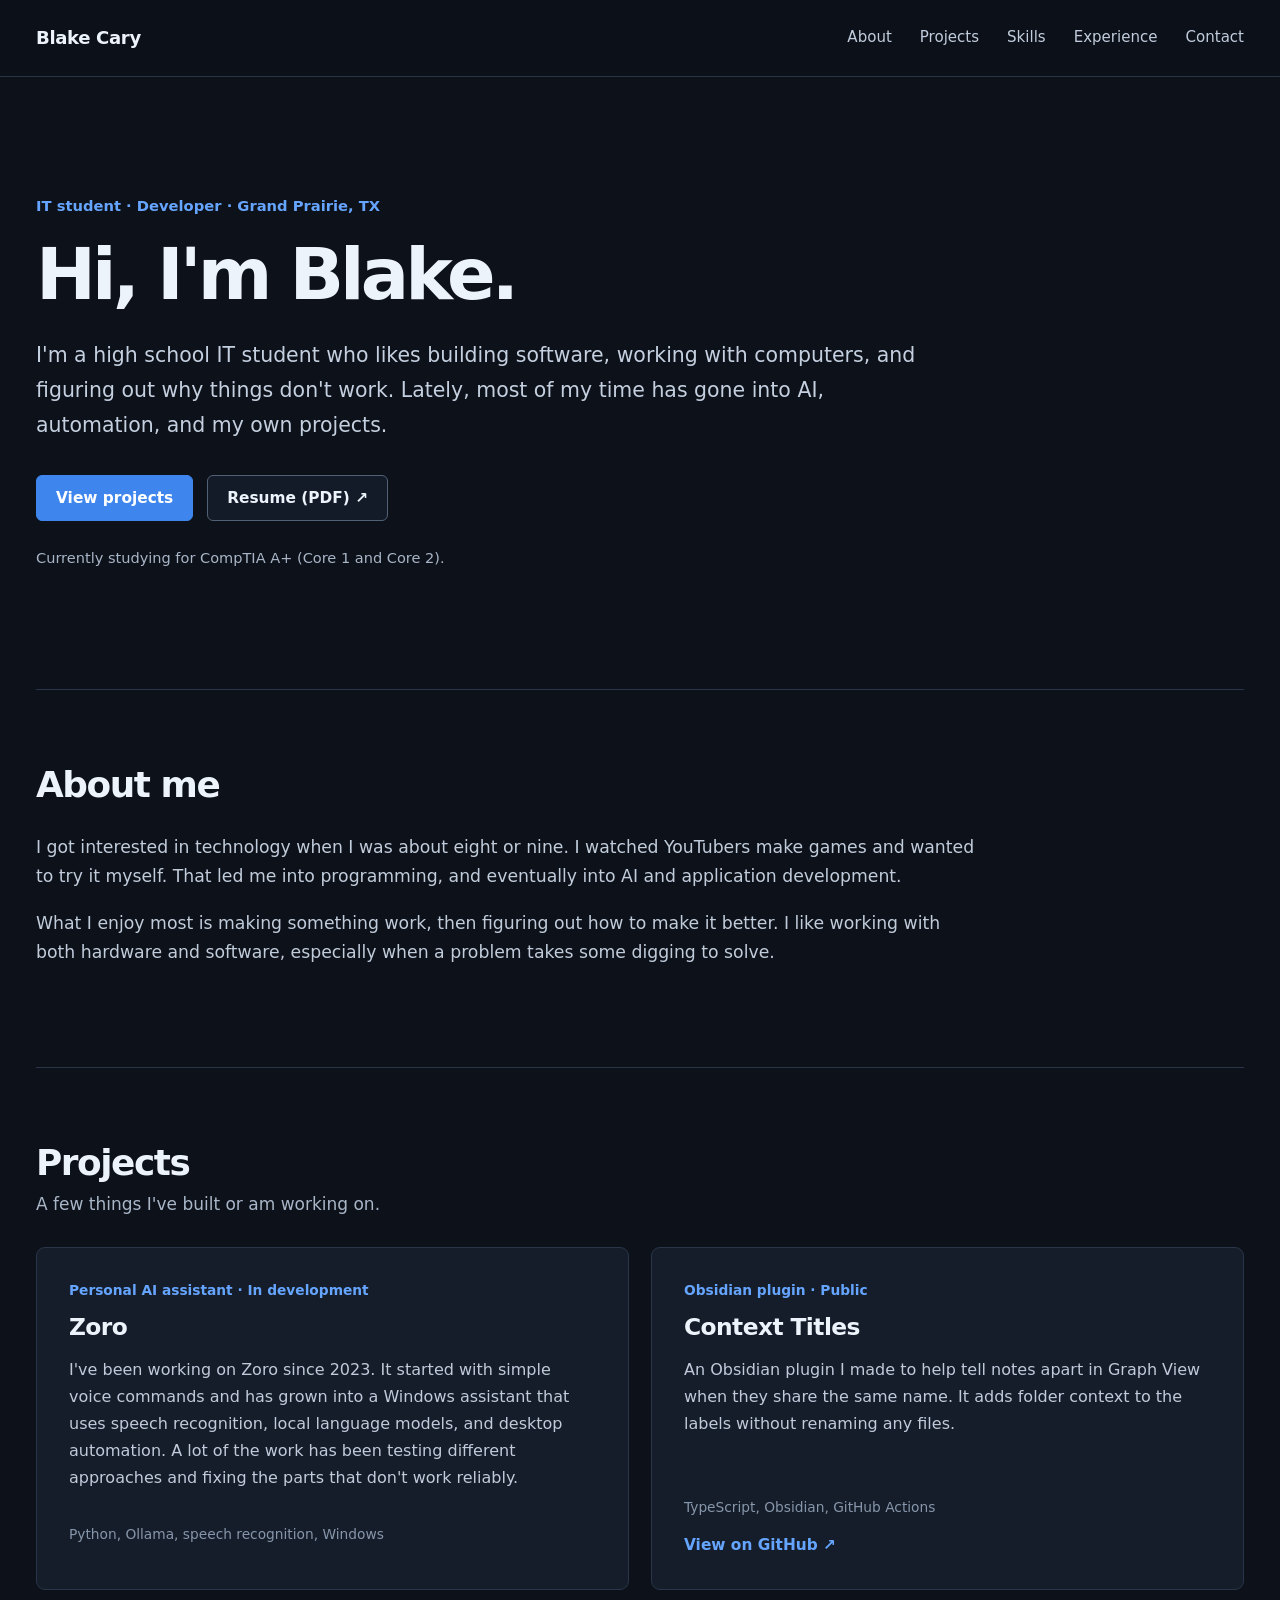
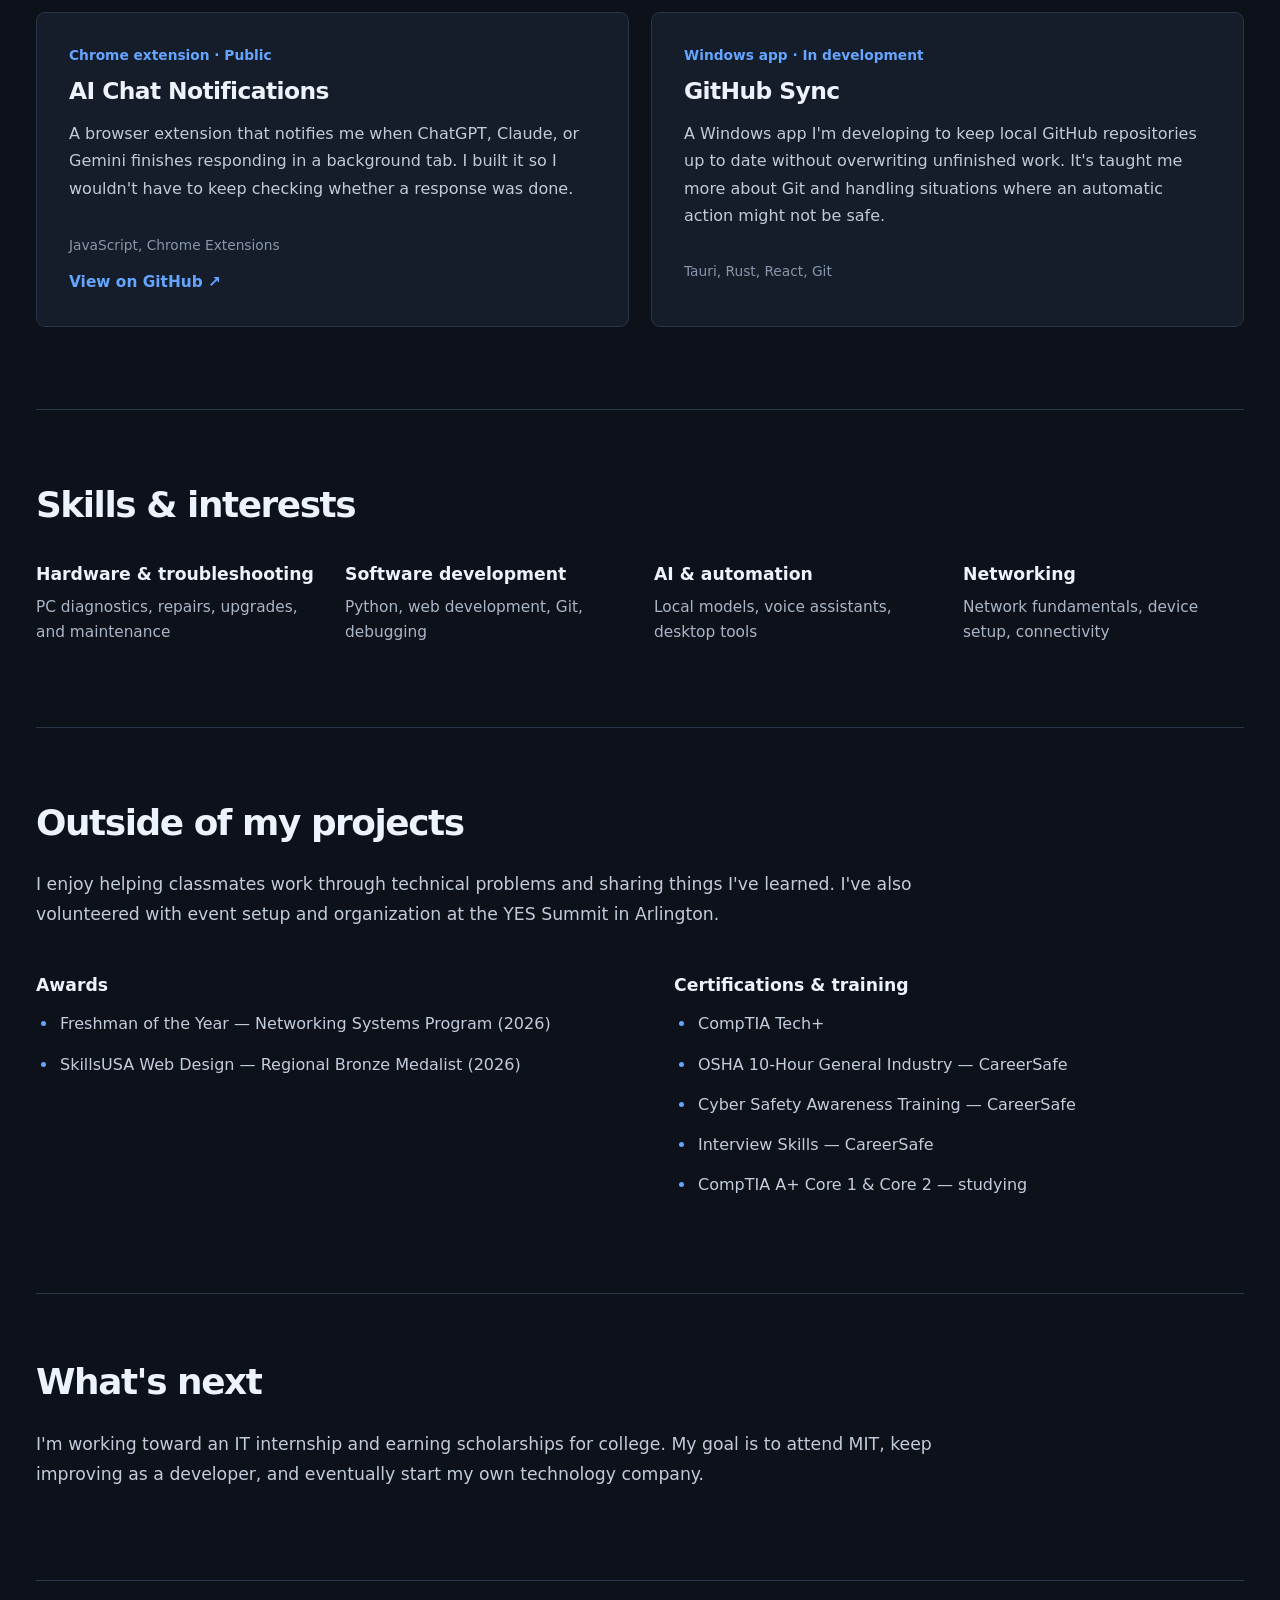
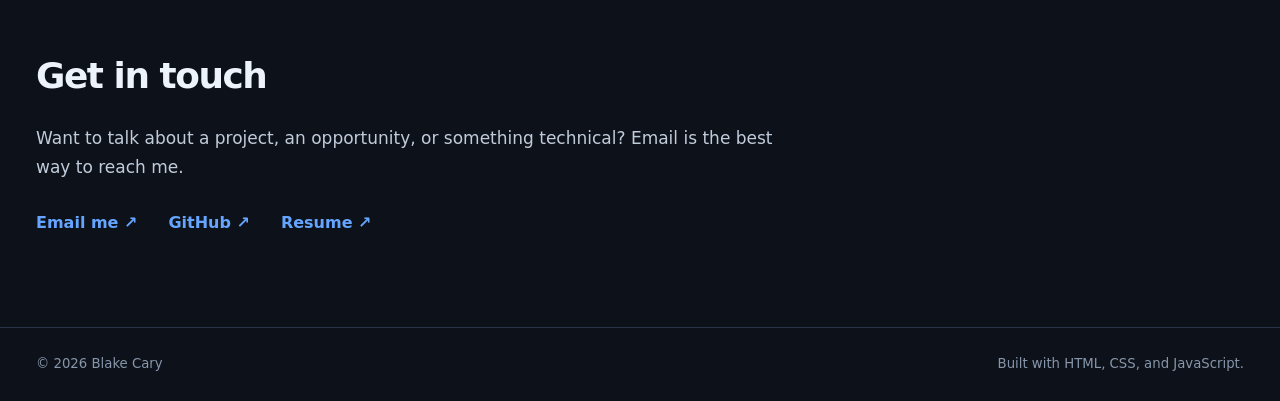
<file: index.html>
<!doctype html>
<html lang="en">
<head>
  <meta charset="utf-8">
  <meta name="viewport" content="width=device-width, initial-scale=1">
  <meta name="theme-color" content="#0d1119">
  <meta name="description" content="Blake Cary's portfolio — IT student, software projects, and what I'm learning.">
  <meta property="og:title" content="Blake Cary | Portfolio">
  <meta property="og:description" content="Student developer interested in hardware, AI, and software.">
  <meta property="og:type" content="website">
  <link rel="icon" href="assets/favicon.svg" type="image/svg+xml">
  <link rel="stylesheet" href="styles.css">
  <title>Blake Cary | Portfolio</title>
  <script src="script.js" defer></script>
</head>
<body>
  <a class="skip-link" href="#main">Skip to content</a>
  <header class="site-header">
    <div class="container header-inner">
      <a class="brand" href="#home">Blake Cary</a>
      <nav aria-label="Main navigation" class="site-nav">
        <a href="#about">About</a>
        <a href="#projects">Projects</a>
        <a href="#skills">Skills</a>
        <a href="#experience">Experience</a>
        <a href="#contact">Contact</a>
      </nav>
    </div>
  </header>
  <main id="main">
    <section class="hero container" id="home">
      <p class="eyebrow">IT student · Developer · Grand Prairie, TX</p>
      <h1>Hi, I&#39;m Blake.</h1>
      <p class="lead">I&#39;m a high school IT student who likes building software, working with computers, and figuring out why things don&#39;t work. Lately, most of my time has gone into AI, automation, and my own projects.</p>
      <div class="hero-links">
        <a class="primary-link" href="#projects">View projects</a>
        <a class="secondary-link" href="assets/resume.pdf" target="_blank" rel="noopener noreferrer">Resume (PDF) ↗</a>
      </div>
      <p class="now">Currently studying for CompTIA A+ (Core 1 and Core 2).</p>
    </section>

    <section class="section container" id="about">
      <h2>About me</h2>
      <div class="prose">
        <p>I got interested in technology when I was about eight or nine. I watched YouTubers make games and wanted to try it myself. That led me into programming, and eventually into AI and application development.</p>
        <p>What I enjoy most is making something work, then figuring out how to make it better. I like working with both hardware and software, especially when a problem takes some digging to solve.</p>
      </div>
    </section>

    <section class="section container" id="projects">
      <div class="section-heading">
        <h2>Projects</h2>
        <p>A few things I've built or am working on.</p>
      </div>
      <div class="project-grid">
        <article class="project">
          <p class="project-subtitle">Personal AI assistant · In development</p>
          <h3>Zoro</h3>
          <p>I&#39;ve been working on Zoro since 2023. It started with simple voice commands and has grown into a Windows assistant that uses speech recognition, local language models, and desktop automation. A lot of the work has been testing different approaches and fixing the parts that don&#39;t work reliably.</p>
          <p class="stack">Python, Ollama, speech recognition, Windows</p>
          
        </article>
        <article class="project">
          <p class="project-subtitle">Obsidian plugin · Public</p>
          <h3>Context Titles</h3>
          <p>An Obsidian plugin I made to help tell notes apart in Graph View when they share the same name. It adds folder context to the labels without renaming any files.</p>
          <p class="stack">TypeScript, Obsidian, GitHub Actions</p>
          <a class="project-link" target="_blank" rel="noopener noreferrer" href="https://github.com/BlakeC2010/context-titles">View on GitHub ↗</a>
        </article>
        <article class="project">
          <p class="project-subtitle">Chrome extension · Public</p>
          <h3>AI Chat Notifications</h3>
          <p>A browser extension that notifies me when ChatGPT, Claude, or Gemini finishes responding in a background tab. I built it so I wouldn&#39;t have to keep checking whether a response was done.</p>
          <p class="stack">JavaScript, Chrome Extensions</p>
          <a class="project-link" target="_blank" rel="noopener noreferrer" href="https://github.com/BlakeC2010/ChatGPT-Finished-Notifier">View on GitHub ↗</a>
        </article>
        <article class="project">
          <p class="project-subtitle">Windows app · In development</p>
          <h3>GitHub Sync</h3>
          <p>A Windows app I&#39;m developing to keep local GitHub repositories up to date without overwriting unfinished work. It&#39;s taught me more about Git and handling situations where an automatic action might not be safe.</p>
          <p class="stack">Tauri, Rust, React, Git</p>
          
        </article>
      </div>
    </section>

    <section class="section container" id="skills">
      <h2>Skills & interests</h2>
      <div class="skill-grid">
        <div><h3>Hardware &amp; troubleshooting</h3><p>PC diagnostics, repairs, upgrades, and maintenance</p></div>
        <div><h3>Software development</h3><p>Python, web development, Git, debugging</p></div>
        <div><h3>AI &amp; automation</h3><p>Local models, voice assistants, desktop tools</p></div>
        <div><h3>Networking</h3><p>Network fundamentals, device setup, connectivity</p></div>
      </div>
    </section>

    <section class="section container" id="experience">
      <h2>Outside of my projects</h2>
      <p class="prose">I enjoy helping classmates work through technical problems and sharing things I&#39;ve learned. I&#39;ve also volunteered with event setup and organization at the YES Summit in Arlington.</p>
      <div class="two-columns">
        <div>
          <h3>Awards</h3>
          <ul class="simple-list">
            <li>Freshman of the Year — Networking Systems Program (2026)</li>
            <li>SkillsUSA Web Design — Regional Bronze Medalist (2026)</li>
          </ul>
        </div>
        <div>
          <h3>Certifications & training</h3>
          <ul class="simple-list">
            <li>CompTIA Tech+</li>
            <li>OSHA 10-Hour General Industry — CareerSafe</li>
            <li>Cyber Safety Awareness Training — CareerSafe</li>
            <li>Interview Skills — CareerSafe</li>
            <li>CompTIA A+ Core 1 &amp; Core 2 — studying</li>
          </ul>
        </div>
      </div>
    </section>

    <section class="section container goals">
      <h2>What&#39;s next</h2>
      <p class="prose">I&#39;m working toward an IT internship and earning scholarships for college. My goal is to attend MIT, keep improving as a developer, and eventually start my own technology company.</p>
    </section>

    <section class="section container contact" id="contact">
      <h2>Get in touch</h2>
      <p>Want to talk about a project, an opportunity, or something technical? Email is the best way to reach me.</p>
      <div class="contact-links">
        <a href="mailto:blakecary2010@gmail.com">Email me ↗</a>
        <a href="https://github.com/BlakeC2010" target="_blank" rel="noopener noreferrer">GitHub ↗</a>
        <a href="assets/resume.pdf" target="_blank" rel="noopener noreferrer">Resume ↗</a>
      </div>
    </section>
  </main>
  <footer class="site-footer"><div class="container"><span>© <span id="year">2026</span> Blake Cary</span><span>Built with HTML, CSS, and JavaScript.</span></div></footer>
</body>
</html>
</file>
<file: styles.css>
/* Blake's portfolio — simple dark theme, wide desktop layout.
   Main colors are kept here so they're easy to change later. */
:root {
  color-scheme: dark;
  --background: #0d1119;
  --surface: #151d2a;
  --surface-hover: #192435;
  --text: #edf3fb;
  --muted: #a9b6c8;
  --quiet: #8796aa;
  --border: #293548;
  --accent: #65a5ff;
  --accent-strong: #3e86ed;
  --max-width: 1320px;
}
* { box-sizing: border-box; }
html { scroll-behavior: smooth; scroll-padding-top: 98px; }
body {
  margin: 0;
  background: var(--background);
  color: var(--text);
  font: 17px/1.7 system-ui, -apple-system, "Segoe UI", sans-serif;
  -webkit-font-smoothing: antialiased;
}
a { color: var(--accent); }
a:focus-visible { outline: 3px solid var(--accent); outline-offset: 4px; border-radius: 3px; }
::selection { background: #335b94; color: white; }
.container {
  width: min(100% - 72px, var(--max-width));
  margin: 0 auto;
}
.skip-link {
  position: absolute;
  top: -70px;
  left: 15px;
  background: var(--surface);
  border: 1px solid var(--border);
  padding: 10px 14px;
  z-index: 100;
}
.skip-link:focus { top: 12px; }

/* Header */
.site-header {
  position: sticky;
  top: 0;
  z-index: 20;
  background: rgba(13, 17, 25, .96);
  border-bottom: 1px solid var(--border);
  backdrop-filter: blur(10px);
}
.header-inner {
  display: flex;
  align-items: center;
  justify-content: space-between;
  gap: 28px;
  min-height: 76px;
}
.brand {
  font-size: 1.13rem;
  font-weight: 750;
  color: var(--text);
  text-decoration: none;
  letter-spacing: -.02em;
  white-space: nowrap;
}
.site-nav { display: flex; flex-wrap: wrap; gap: 28px; align-items: center; }
.site-nav a { color: #c1ccdc; font-size: .94rem; text-decoration: none; transition: color .15s; }
.site-nav a:hover, .site-nav a:focus-visible { color: var(--accent); }

/* Introduction */
.hero { padding-top: 116px; padding-bottom: 118px; }
.eyebrow { color: var(--accent); font-size: .92rem; font-weight: 650; margin: 0 0 16px; }
h1, h2, h3, p { margin-top: 0; }
h1 {
  font-size: clamp(3.2rem, 5.6vw, 5.05rem);
  line-height: 1.12;
  letter-spacing: -.055em;
  font-weight: 780;
  margin-bottom: 24px;
}
.lead {
  max-width: 900px;
  font-size: clamp(1.14rem, 1.6vw, 1.34rem);
  line-height: 1.7;
  color: #c4cfdf;
  margin-bottom: 32px;
}
.hero-links { display: flex; flex-wrap: wrap; gap: 14px; }
.primary-link, .secondary-link {
  display: inline-flex;
  align-items: center;
  justify-content: center;
  padding: 12px 19px;
  border-radius: 6px;
  font-size: .96rem;
  line-height: 1.35;
  font-weight: 630;
  text-decoration: none;
  transition: background .15s, border-color .15s;
}
.primary-link { background: var(--accent-strong); border: 1px solid var(--accent-strong); color: #fff; }
.primary-link:hover { background: #2e75d4; border-color: #2e75d4; }
.secondary-link { color: var(--text); border: 1px solid #536177; background: #131b28; }
.secondary-link:hover { background: #202c3d; border-color: #7b90aa; }
.now { color: var(--muted); font-size: .91rem; margin: 25px 0 0; }

/* General sections */
.section {
  border-top: 1px solid var(--border);
  padding-top: 72px;
  padding-bottom: 82px;
}
h2 {
  font-size: clamp(1.9rem, 2.8vw, 2.38rem);
  line-height: 1.28;
  font-weight: 750;
  letter-spacing: -.04em;
  margin-bottom: 25px;
}
.prose { max-width: 940px; color: #c1ccdb; font-size: 1.08rem; }
.prose p { margin-bottom: 17px; }
.section-heading { margin-bottom: 28px; }
.section-heading h2 { margin-bottom: 5px; }
.section-heading > p { color: var(--muted); margin-bottom: 0; }

/* Projects */
.project-grid {
  display: grid;
  grid-template-columns: repeat(2, minmax(0, 1fr));
  gap: 22px;
}
.project {
  display: flex;
  flex-direction: column;
  padding: 31px 32px;
  background: var(--surface);
  border: 1px solid var(--border);
  border-radius: 9px;
  transition: background .18s, border-color .18s;
}
.project:hover { background: var(--surface-hover); border-color: #41618a; }
.project-subtitle { color: var(--accent); font-size: .86rem; font-weight: 650; margin-bottom: 10px; }
.project h3 { font-size: 1.46rem; line-height: 1.28; letter-spacing: -.025em; font-weight: 740; margin-bottom: 13px; }
.project > p:not(.project-subtitle) { color: #c1cada; font-size: 1rem; line-height: 1.7; }
.project .stack { color: var(--quiet) !important; font-size: .86rem !important; margin-top: auto; padding-top: 15px; margin-bottom: 12px; }
.project-link { font-size: .96rem; font-weight: 630; text-decoration: none; align-self: flex-start; }
.project-link:hover { text-decoration: underline; }

/* Skills and experience */
.skill-grid { display: grid; grid-template-columns: repeat(4, minmax(0, 1fr)); gap: 28px; padding-top: 9px; }
.skill-grid h3, .two-columns h3 { font-size: 1.08rem; font-weight: 700; margin-bottom: 9px; line-height: 1.4; }
.skill-grid p { color: var(--muted); font-size: .96rem; line-height: 1.6; margin: 0; }
.two-columns { display: grid; grid-template-columns: 1fr 1fr; gap: 68px; margin-top: 44px; }
.simple-list { color: #c2cddd; font-size: 1rem; margin: 13px 0 0; padding-left: 22px; }
.simple-list li { margin-bottom: 13px; padding-left: 2px; }
.simple-list li::marker { color: var(--accent); }
.goals { padding-top: 65px; padding-bottom: 74px; }
.contact { padding-bottom: 91px; }
.contact p { max-width: 770px; color: #c1ccdb; }
.contact-links { display: flex; flex-wrap: wrap; gap: 12px 31px; margin-top: 27px; }
.contact-links a { font-weight: 650; font-size: 1rem; text-decoration: none; }
.contact-links a:hover { text-decoration: underline; }

/* Footer */
.site-footer { border-top: 1px solid var(--border); color: var(--quiet); font-size: .83rem; }
.site-footer .container { display: flex; justify-content: space-between; gap: 15px; padding-top: 25px; padding-bottom: 25px; }

/* Gentle entrance on desktop, disabled for reduced-motion preferences */
@media (min-width: 700px) and (prefers-reduced-motion: no-preference) {
  .motion-ready .section { opacity: 0; transform: translateY(10px); transition: opacity .42s ease, transform .42s ease; }
  .motion-ready .section.shown { opacity: 1; transform: none; }
}
@media (max-width: 1050px) {
  .skill-grid { grid-template-columns: repeat(2, minmax(0, 1fr)); gap: 30px 45px; }
  .container { width: min(100% - 56px, var(--max-width)); }
}
@media (max-width: 730px) {
  body { font-size: 16px; }
  .container { width: min(100% - 36px, var(--max-width)); }
  .header-inner { flex-direction: column; align-items: flex-start; justify-content: center; padding-top: 16px; padding-bottom: 15px; gap: 7px; }
  .site-nav { gap: 10px 18px; }
  .site-nav a { font-size: .86rem; }
  .hero { padding-top: 70px; padding-bottom: 75px; }
  .lead { font-size: 1.11rem; }
  .section { padding-top: 49px; padding-bottom: 55px; }
  .project-grid, .two-columns { grid-template-columns: 1fr; gap: 17px; }
  .project { padding: 24px; }
  .skill-grid { gap: 25px; }
  .two-columns { margin-top: 32px; gap: 32px; }
  .site-footer .container { flex-direction: column; gap: 4px; }
}
@media (max-width: 390px) {
  .skill-grid { grid-template-columns: 1fr; }
  .hero-links a { flex: 1; }
  .site-nav { gap: 8px 15px; }
}
@media (prefers-reduced-motion: reduce) {
  html { scroll-behavior: auto; }
  *, *::before, *::after { transition-duration: .01ms !important; animation-duration: .01ms !important; }
}
</file>
